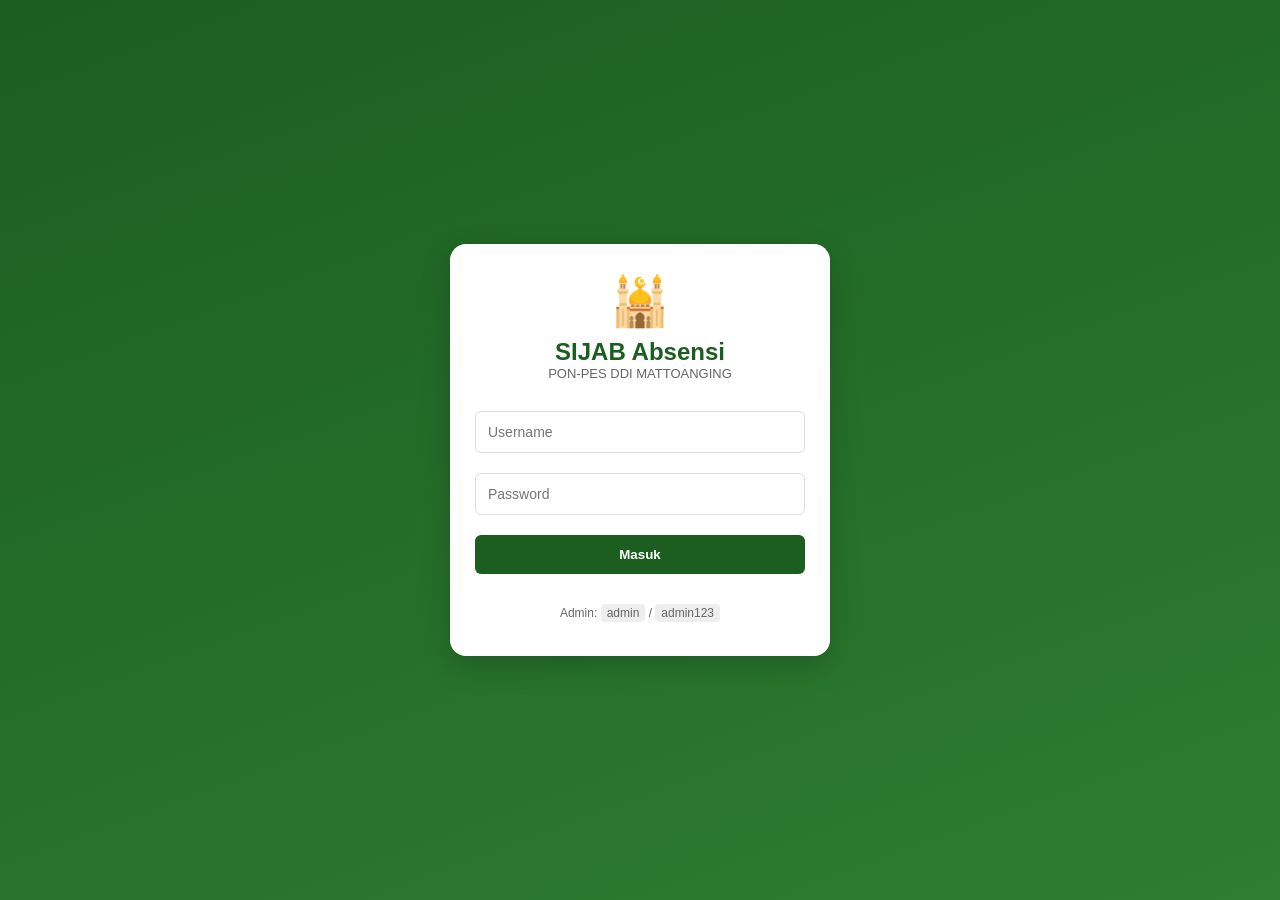
<file: absensi.html>
<!DOCTYPE html>
<html lang="id">
<head>
    <meta charset="UTF-8">
    <meta name="viewport" content="width=device-width, initial-scale=1.0, maximum-scale=1.0, user-scalable=no">
    <title>SIJAB - Absensi Guru</title>
    <link rel="stylesheet" href="absensi.css">
</head>
<body>

    <!-- HALAMAN LOGIN -->
    <div id="loginPage" class="page active">
        <div class="login-card">
            <div class="login-logo">🕌</div>
            <h2>SIJAB Absensi</h2>
            <p class="subtitle">PON-PES DDI MATTOANGING</p>
            <input type="text" id="loginUser" placeholder="Username" autocomplete="off">
            <input type="password" id="loginPass" placeholder="Password">
            <button onclick="handleLogin()">Masuk</button>
            <p id="loginError" class="error"></p>
            <p class="hint">Admin: <code>admin</code> / <code>admin123</code></p>
        </div>
    </div>

    <!-- HALAMAN ADMIN -->
    <div id="adminPage" class="page">
        <header class="admin-header">
            <h3>⚙️ Panel Admin</h3>
            <button onclick="logout()" class="btn-danger btn-sm">Keluar</button>
        </header>
        <div class="container">
            <div class="card">
                <h4>👤 Kelola Akun Guru</h4>
                <p class="hint">Nama guru otomatis diambil dari Data Master SIJAB.</p>
                <div class="form-row">
                    <select id="newNipSelect" style="flex:2;">
                        <option value="">-- Pilih Guru dari SIJAB --</option>
                    </select>
                    <input type="text" id="newUser" placeholder="Username" style="flex:1;">
                    <input type="text" id="newPass" placeholder="Password" style="flex:1;">
                </div>
                <button onclick="addUser()" class="btn-primary" style="margin-top:10px; width:100%;">+ Tambah Akun Guru</button>
                <table id="userTable">
                    <thead><tr><th>Username</th><th>Password</th><th>Nama Guru</th><th>Aksi</th></tr></thead>
                    <tbody></tbody>
                </table>
            </div>

            <div class="card">
                <h4>🔗 Konfigurasi Google Sheets</h4>
                <p class="hint">Tempel URL Apps Script Web App (berakhiran <code>/exec</code>).</p>
                <input type="text" id="sheetUrl" placeholder="https://script.google.com/macros/s/.../exec">
                <button onclick="saveConfig()" class="btn-primary" style="margin-top:10px; width:100%;">💾 Simpan URL</button>
                <p id="configStatus" class="success"></p>
            </div>

            <div class="card">
                <h4>📊 Rekap Absensi</h4>
                <div class="export-bar">
                    <button onclick="exportCSV1()" class="btn-success btn-sm">⬇️ Download CSV DATA 1</button>
                    <button onclick="exportCSV2()" class="btn-success btn-sm">⬇️ Download CSV DATA 2</button>
                    <span id="absensiCount" class="hint"></span>
                </div>
                <div class="table-wrap">
                    <table id="absensiTable">
                        <thead><tr>
                            <th>Tanggal</th><th>Nama</th><th>NIP</th><th>Kelas</th>
                            <th>Jam</th><th>Keterangan</th>
                        </tr></thead>
                        <tbody></tbody>
                    </table>
                </div>
            </div>
        </div>
    </div>

    <!-- HALAMAN GURU - BERANDA -->
    <div id="guruPage" class="page">
        <div class="guru-header">
            <p class="greeting">Assalamu'alaikum</p>
            <h3 id="guruNameDisplay">A FAISAL ISMAIL</h3>
        </div>

        <!-- TAB BERANDA -->
        <div id="tabBeranda" class="guru-tab active">
            <div class="container">
                <div class="welcome-card">
                    <div class="welcome-text">
                        <h3>Selamat Datang</h3>
                        <p>Silahkan lakukan absensi berdasarkan waktu kehadiran Anda</p>
                    </div>
                    <div class="welcome-illustration">
                        <svg width="100" height="90" viewBox="0 0 100 90">
                            <rect x="5" y="5" width="60" height="70" rx="4" fill="#fff" stroke="#fff" stroke-width="2"/>
                            <rect x="5" y="5" width="60" height="15" rx="4" fill="#fff"/>
                            <circle cx="15" cy="12" r="2" fill="#4caf50"/>
                            <circle cx="25" cy="12" r="2" fill="#4caf50"/>
                            <circle cx="35" cy="12" r="2" fill="#4caf50"/>
                            <circle cx="45" cy="12" r="2" fill="#4caf50"/>
                            <circle cx="55" cy="12" r="2" fill="#4caf50"/>
                            <rect x="10" y="25" width="10" height="8" fill="#4caf50" rx="1"/>
                            <rect x="25" y="25" width="10" height="8" fill="#e0e0e0" rx="1"/>
                            <rect x="40" y="25" width="10" height="8" fill="#4caf50" rx="1"/>
                            <rect x="10" y="38" width="10" height="8" fill="#e0e0e0" rx="1"/>
                            <rect x="25" y="38" width="10" height="8" fill="#4caf50" rx="1"/>
                            <rect x="40" y="38" width="10" height="8" fill="#e0e0e0" rx="1"/>
                            <rect x="10" y="51" width="10" height="8" fill="#4caf50" rx="1"/>
                            <rect x="25" y="51" width="10" height="8" fill="#4caf50" rx="1"/>
                            <rect x="40" y="51" width="10" height="8" fill="#e0e0e0" rx="1"/>
                            <circle cx="75" cy="55" r="18" fill="#ff9800" stroke="#e65100" stroke-width="2"/>
                            <circle cx="75" cy="55" r="13" fill="#fff"/>
                            <line x1="75" y1="55" x2="75" y2="47" stroke="#333" stroke-width="2" stroke-linecap="round"/>
                            <line x1="75" y1="55" x2="82" y2="55" stroke="#333" stroke-width="2" stroke-linecap="round"/>
                            <circle cx="75" cy="55" r="1.5" fill="#333"/>
                        </svg>
                    </div>
                </div>

                <div class="schedule-card">
                    <div class="schedule-header">
                        <h3 id="todayDate">17 November 2026</h3>
                        <p id="jadwalStatus" class="no-jadwal">Belum ada jadwal</p>
                    </div>
                    <div id="scheduleList" class="schedule-list"></div>
                    <button id="btnMulaiAbsen" class="btn-absen" disabled onclick="mulaiAbsen()">Mulai Absen</button>
                </div>

                <h3 class="section-title">Riwayat Kehadiran Hari ini</h3>
                <div id="riwayatHariIni"></div>
            </div>
        </div>

        <!-- TAB RIWAYAT -->
        <div id="tabRiwayat" class="guru-tab">
            <div class="container">
                <h3 class="section-title">Riwayat Absensi Saya</h3>
                <div id="riwayatSemua"></div>
            </div>
        </div>

        <!-- TAB PROFIL -->
        <div id="tabProfil" class="guru-tab">
            <div class="container">
                <div class="card">
                    <h4>👤 Profil</h4>
                    <div id="profilInfo"></div>
                    <button class="btn-outline btn-block" style="margin-top:15px;" onclick="logout()">Keluar</button>
                </div>
            </div>
        </div>

        <!-- BOTTOM NAVIGATION -->
        <nav class="bottom-nav">
            <button class="bnav active" onclick="showGuruTab('tabBeranda',this)">
                <svg width="24" height="24" viewBox="0 0 24 24" fill="currentColor"><path d="M10 20v-6h4v6h5v-8h3L12 3 2 12h3v8z"/></svg>
                <span>Beranda</span>
            </button>
            <button class="bnav" onclick="showGuruTab('tabRiwayat',this)">
                <svg width="24" height="24" viewBox="0 0 24 24" fill="currentColor"><path d="M13 3a9 9 0 0 0-9 9H1l3.89 3.89.07.14L9 12H6c0-3.87 3.13-7 7-7s7 3.13 7 7-3.13 7-7 7c-1.93 0-3.68-.79-4.94-2.06l-1.42 1.42A8.954 8.954 0 0 0 13 21a9 9 0 0 0 0-18zm-1 5v5l4.28 2.54.72-1.21-3.5-2.08V8H12z"/></svg>
                <span>Riwayat</span>
            </button>
            <button class="bnav" onclick="showGuruTab('tabProfil',this)">
                <svg width="24" height="24" viewBox="0 0 24 24" fill="currentColor"><path d="M12 12c2.21 0 4-1.79 4-4s-1.79-4-4-4-4 1.79-4 4 1.79 4 4 4zm0 2c-2.67 0-8 1.34-8 4v2h16v-2c0-2.66-5.33-4-8-4z"/></svg>
                <span>Profil</span>
            </button>
        </nav>
    </div>

    <!-- HALAMAN KAMERA ABSEN (BARU) -->
    <div id="kameraPage" class="page">
        <header class="kamera-header">
            <button onclick="kembaliKeBeranda()" class="btn-back">← Kembali</button>
            <h3 id="kameraTitle">Mulai Absen</h3>
        </header>
        
        <div class="kamera-container">
            <!-- AREA KAMERA / PREVIEW FOTO -->
            <div class="kamera-box" id="kameraBox" onclick="triggerKamera()">
                <img id="fotoPreview" class="foto-preview" style="display:none;">
                <div id="kameraPlaceholder" class="kamera-placeholder">
                    <svg width="48" height="48" viewBox="0 0 24 24" fill="#999">
                        <path d="M12 15.2a3.2 3.2 0 1 0 0-6.4 3.2 3.2 0 0 0 0 6.4z"/>
                        <path d="M9 2L7.17 4H4c-1.1 0-2 .9-2 2v12c0 1.1.9 2 2 2h16c1.1 0 2-.9 2-2V6c0-1.1-.9-2-2-2h-3.17L15 2H9zm3 15c-2.76 0-5-2.24-5-5s2.24-5 5-5 5 2.24 5 5-2.24 5-5 5z"/>
                    </svg>
                    <p>Ambil Gambar</p>
                </div>
            </div>

            <!-- INPUT FILE KAMERA (HIDDEN) -->
            <input type="file" id="fotoInput" accept="image/*" capture="user" onchange="handleFotoTaken(event)" style="display:none;">

            <!-- KETERANGAN -->
            <div class="form-group-ket">
                <label class="label-required">* Keterangan</label>
                <textarea id="ketInput" rows="3" placeholder="Tulis keterangan absensi..."></textarea>
            </div>

            <!-- LOKASI -->
            <div class="lokasi-box" id="lokasiBox" style="display:none;">
                <p class="lokasi-text" id="lokasiText">📍 Mengambil lokasi...</p>
            </div>

            <!-- SYARAT & KETENTUAN -->
            <div class="syarat-box" id="syaratBox" style="display:none;">
                <div class="syarat-header">
                    <div class="syarat-icon">✓</div>
                    <h4>Syarat & Ketentuan Absensi</h4>
                </div>
                <ul class="syarat-list">
                    <li>Lakukan absensi di dalam kelas</li>
                    <li>Menghadap kamera</li>
                    <li>Wajah nampak jelas</li>
                </ul>
            </div>

            <!-- TOMBOL KIRIM -->
            <button id="btnKirim" class="btn-kirim" disabled onclick="kirimAbsensi()">Kirim</button>
        </div>
    </div>

    <script src="absensi.js"></script>
</body>
</html>
</file>
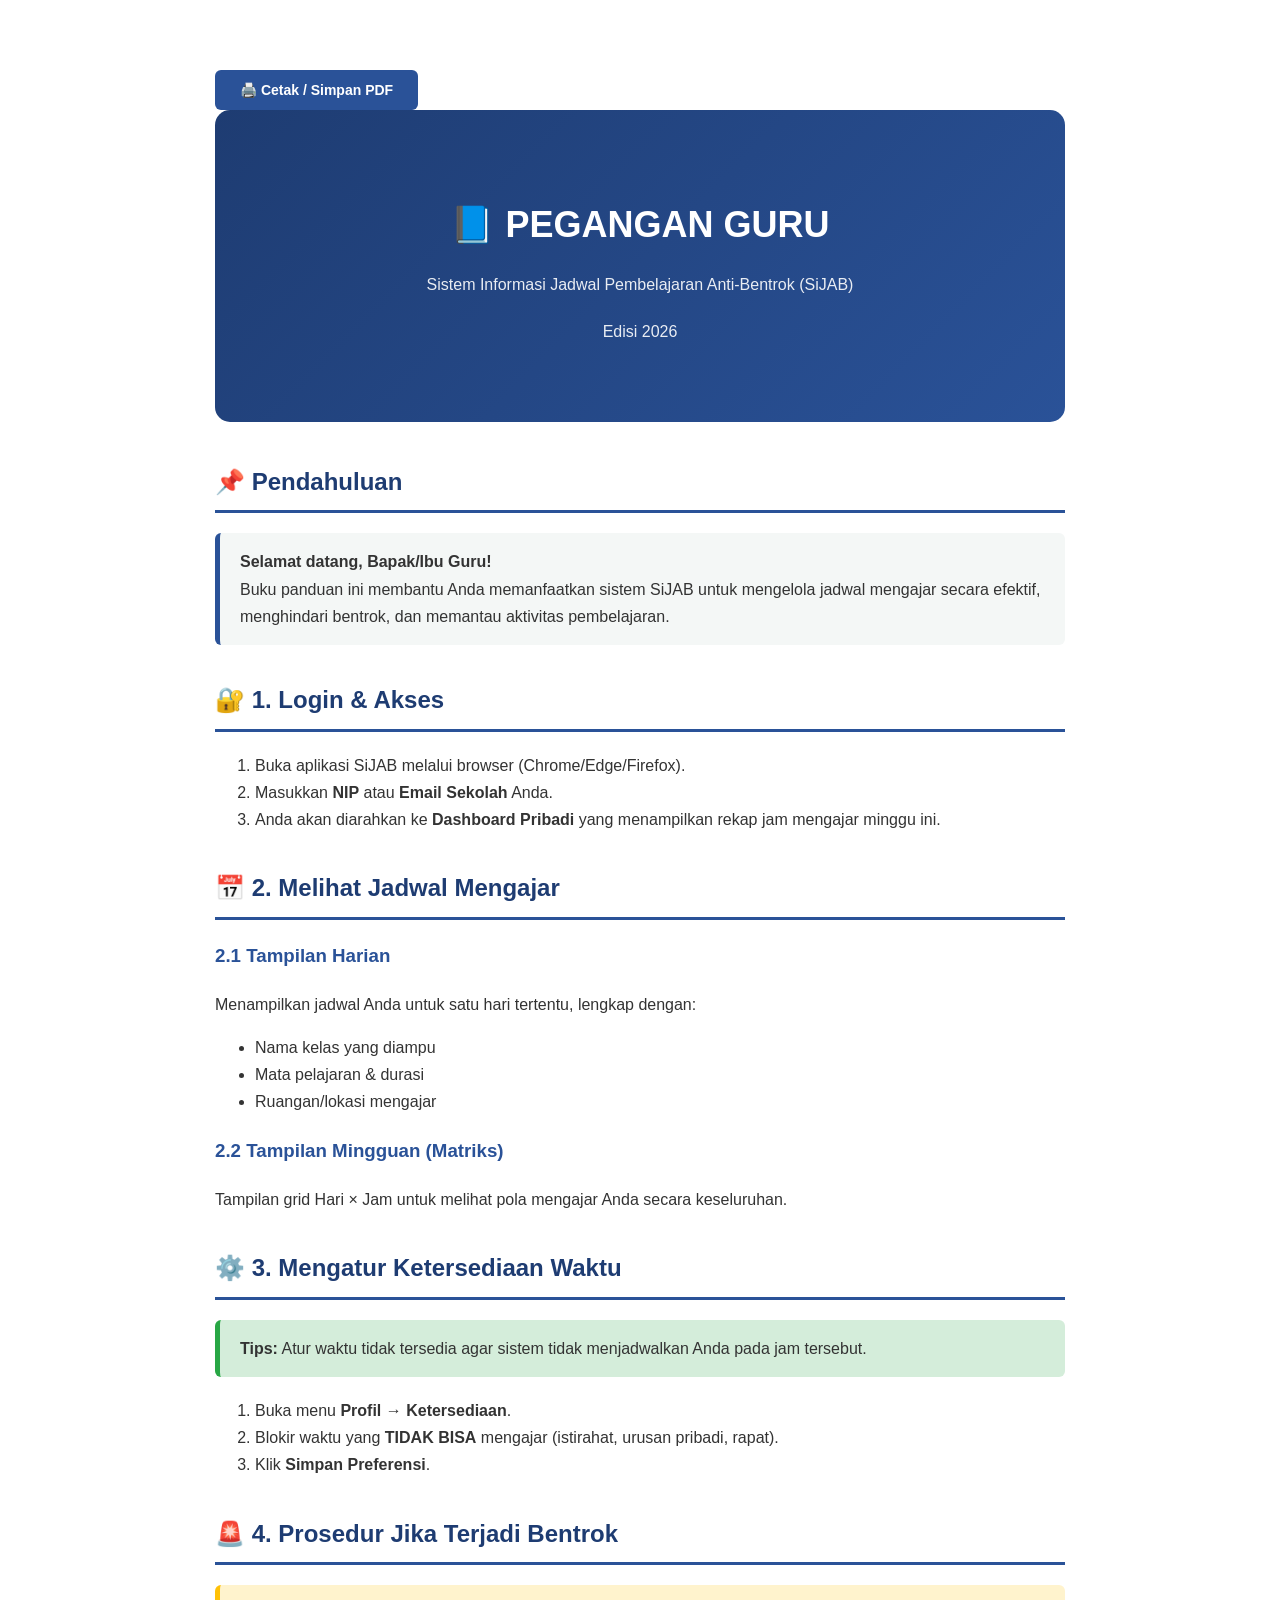
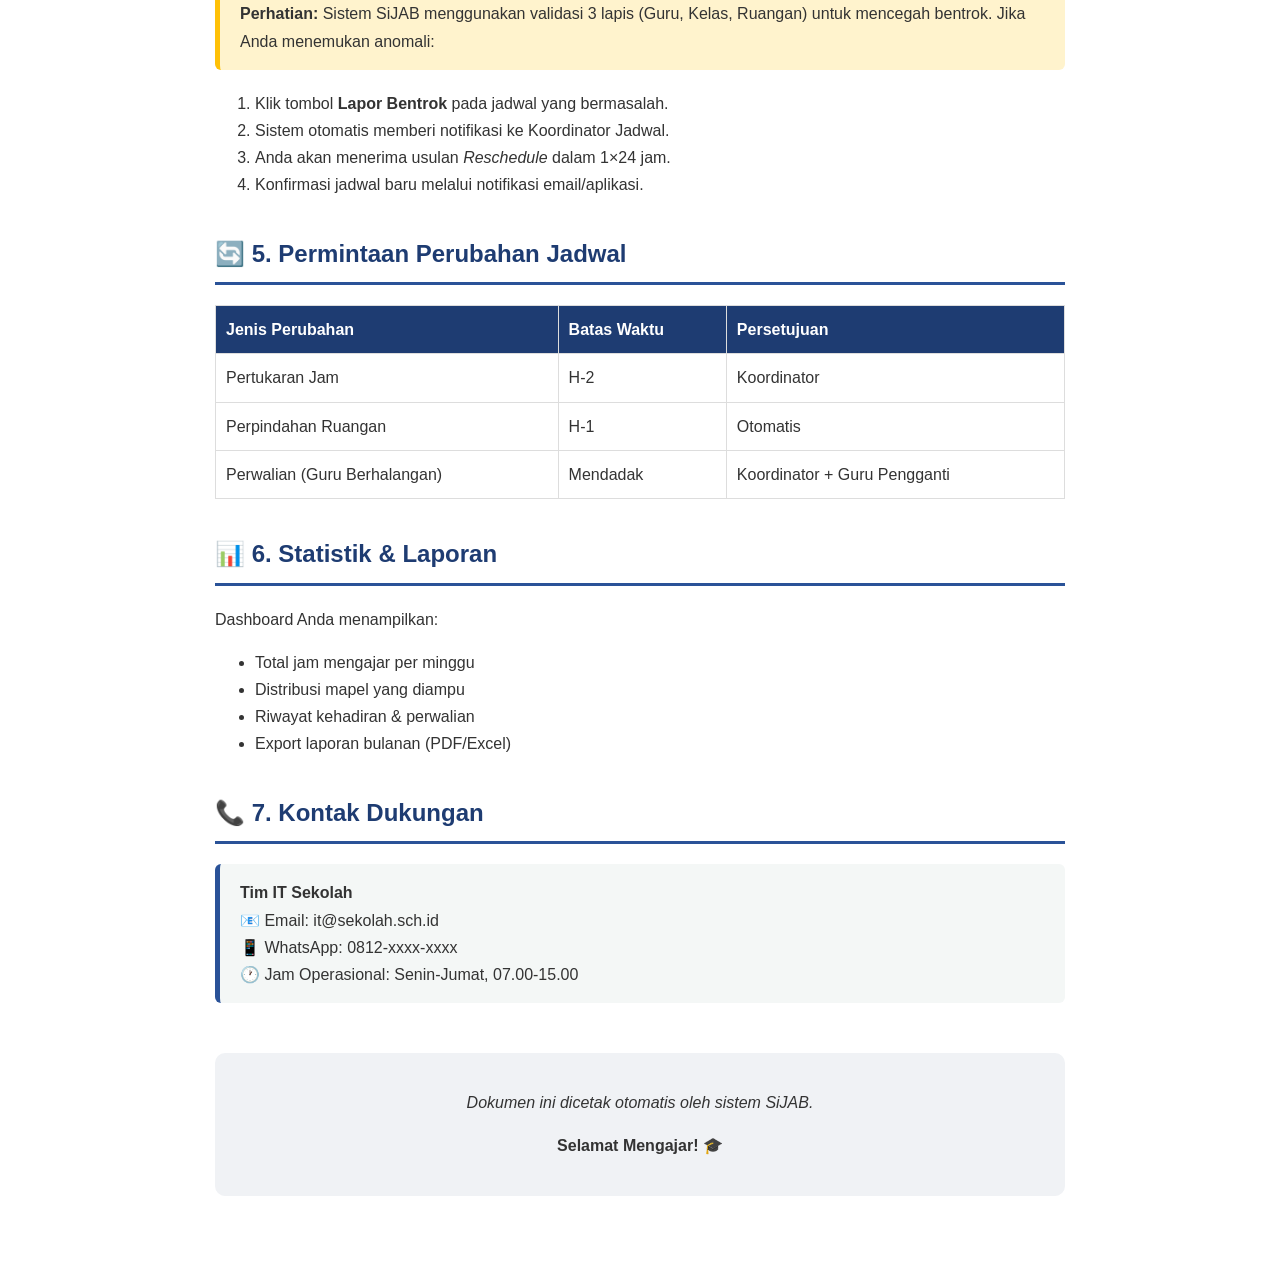
<file: panduan-guru.html>
<!DOCTYPE html>
<html lang="id">
<head>
<meta charset="UTF-8">
<title>Pegangan Guru - SiJAB</title>
<style>
body { font-family: 'Segoe UI', sans-serif; line-height: 1.7; color: #333; max-width: 850px; margin: 40px auto; padding: 30px; }
.cover { text-align: center; padding: 60px 20px; background: linear-gradient(135deg, #1e3c72, #2a5298); color: white; border-radius: 15px; margin-bottom: 40px; }
.cover h1 { font-size: 36px; margin-bottom: 10px; }
.cover p { font-size: 16px; opacity: 0.9; }
h2 { color: #1e3c72; border-bottom: 3px solid #2a5298; padding-bottom: 8px; margin-top: 35px; }
h3 { color: #2a5298; margin-top: 20px; }
.box { background: #f4f7f6; border-left: 5px solid #2a5298; padding: 15px 20px; margin: 20px 0; border-radius: 6px; }
.warning { background: #fff3cd; border-left: 5px solid #ffc107; }
.success { background: #d4edda; border-left: 5px solid #28a745; }
table { width: 100%; border-collapse: collapse; margin: 15px 0; }
th, td { border: 1px solid #ddd; padding: 10px; text-align: left; }
th { background: #1e3c72; color: white; }
.btn-print { padding: 12px 25px; background: #2a5298; color: white; border: none; cursor: pointer; border-radius: 6px; font-size: 14px; font-weight: 600; }
@media print {
    .no-print { display: none; }
    body { margin: 0; padding: 20px; font-size: 11pt; }
    .cover { page-break-after: always; }
    h2 { page-break-after: avoid; }
}
</style>
</head>
<body>
<button class="no-print btn-print" onclick="window.print()">🖨️ Cetak / Simpan PDF</button>

<div class="cover">
    <h1>📘 PEGANGAN GURU</h1>
    <p>Sistem Informasi Jadwal Pembelajaran Anti-Bentrok (SiJAB)</p>
    <p style="margin-top:20px;">Edisi 2026</p>
</div>

<h2>📌 Pendahuluan</h2>
<div class="box">
    <strong>Selamat datang, Bapak/Ibu Guru!</strong><br>
    Buku panduan ini membantu Anda memanfaatkan sistem SiJAB untuk mengelola jadwal mengajar secara efektif, menghindari bentrok, dan memantau aktivitas pembelajaran.
</div>

<h2>🔐 1. Login & Akses</h2>
<ol>
    <li>Buka aplikasi SiJAB melalui browser (Chrome/Edge/Firefox).</li>
    <li>Masukkan <strong>NIP</strong> atau <strong>Email Sekolah</strong> Anda.</li>
    <li>Anda akan diarahkan ke <strong>Dashboard Pribadi</strong> yang menampilkan rekap jam mengajar minggu ini.</li>
</ol>

<h2>📅 2. Melihat Jadwal Mengajar</h2>
<h3>2.1 Tampilan Harian</h3>
<p>Menampilkan jadwal Anda untuk satu hari tertentu, lengkap dengan:</p>
<ul>
    <li>Nama kelas yang diampu</li>
    <li>Mata pelajaran & durasi</li>
    <li>Ruangan/lokasi mengajar</li>
</ul>

<h3>2.2 Tampilan Mingguan (Matriks)</h3>
<p>Tampilan grid Hari × Jam untuk melihat pola mengajar Anda secara keseluruhan.</p>

<h2>⚙️ 3. Mengatur Ketersediaan Waktu</h2>
<div class="box success">
    <strong>Tips:</strong> Atur waktu tidak tersedia agar sistem tidak menjadwalkan Anda pada jam tersebut.
</div>
<ol>
    <li>Buka menu <strong>Profil → Ketersediaan</strong>.</li>
    <li>Blokir waktu yang <strong>TIDAK BISA</strong> mengajar (istirahat, urusan pribadi, rapat).</li>
    <li>Klik <strong>Simpan Preferensi</strong>.</li>
</ol>

<h2>🚨 4. Prosedur Jika Terjadi Bentrok</h2>
<div class="box warning">
    <strong>Perhatian:</strong> Sistem SiJAB menggunakan validasi 3 lapis (Guru, Kelas, Ruangan) untuk mencegah bentrok. Jika Anda menemukan anomali:
</div>
<ol>
    <li>Klik tombol <strong>Lapor Bentrok</strong> pada jadwal yang bermasalah.</li>
    <li>Sistem otomatis memberi notifikasi ke Koordinator Jadwal.</li>
    <li>Anda akan menerima usulan <em>Reschedule</em> dalam 1×24 jam.</li>
    <li>Konfirmasi jadwal baru melalui notifikasi email/aplikasi.</li>
</ol>

<h2>🔄 5. Permintaan Perubahan Jadwal</h2>
<table>
    <tr><th>Jenis Perubahan</th><th>Batas Waktu</th><th>Persetujuan</th></tr>
    <tr><td>Pertukaran Jam</td><td>H-2</td><td>Koordinator</td></tr>
    <tr><td>Perpindahan Ruangan</td><td>H-1</td><td>Otomatis</td></tr>
    <tr><td>Perwalian (Guru Berhalangan)</td><td>Mendadak</td><td>Koordinator + Guru Pengganti</td></tr>
</table>

<h2>📊 6. Statistik & Laporan</h2>
<p>Dashboard Anda menampilkan:</p>
<ul>
    <li>Total jam mengajar per minggu</li>
    <li>Distribusi mapel yang diampu</li>
    <li>Riwayat kehadiran & perwalian</li>
    <li>Export laporan bulanan (PDF/Excel)</li>
</ul>

<h2>📞 7. Kontak Dukungan</h2>
<div class="box">
    <strong>Tim IT Sekolah</strong><br>
    📧 Email: it@sekolah.sch.id<br>
    📱 WhatsApp: 0812-xxxx-xxxx<br>
    🕐 Jam Operasional: Senin-Jumat, 07.00-15.00
</div>

<div style="text-align:center; margin-top:50px; padding:20px; background:#f0f2f5; border-radius:10px;">
    <p><em>Dokumen ini dicetak otomatis oleh sistem SiJAB.</em></p>
    <p><strong>Selamat Mengajar!</strong> 🎓</p>
</div>
</body>
</html>
</file>
<file: absensi.css>
* { box-sizing: border-box; margin: 0; padding: 0; font-family: 'Segoe UI', Tahoma, sans-serif; }
body { background: #f5f7f5; color: #333; min-height: 100vh; }
.page { display: none; }
.page.active { display: block; }
#loginPage.active { display: flex; align-items: center; justify-content: center; min-height: 100vh; background: linear-gradient(160deg, #1b5e20, #2e7d32); }
code { background: #eee; padding: 2px 6px; border-radius: 4px; font-size: 12px; }
.muted { color: #888; }
.small { font-size: 12px; }

/* ===== LOGIN ===== */
.login-card { background: white; width: 92%; max-width: 380px; border-radius: 16px; padding: 30px 25px; box-shadow: 0 10px 30px rgba(0,0,0,.2); text-align: center; }
.login-logo { font-size: 48px; margin-bottom: 8px; }
.login-card h2 { color: #1b5e20; }
.login-card .subtitle { color: #666; font-size: 13px; margin-bottom: 20px; }
.login-card input { width: 100%; padding: 12px; margin: 10px 0; border: 1px solid #ddd; border-radius: 6px; font-size: 14px; }
.login-card button { width: 100%; padding: 12px; background: #1b5e20; color: white; border: none; border-radius: 6px; font-weight: bold; cursor: pointer; margin-top: 10px; }
.btn { padding: 10px 18px; border: none; border-radius: 6px; cursor: pointer; font-weight: 600; font-size: 14px; }
.btn-primary { background: #1b5e20; color: white; }
.btn-success { background: #28a745; color: white; }
.btn-danger { background: #dc3545; color: white; }
.btn-outline { background: white; border: 1px solid #1b5e20; color: #1b5e20; }
.btn-sm { padding: 6px 12px; font-size: 12px; }
.btn-block { width: 100%; }

/* ===== ADMIN ===== */
.admin-header { background: #1b5e20; color: white; padding: 14px 20px; display: flex; justify-content: space-between; align-items: center; }
.container { max-width: 800px; margin: 0 auto; padding: 15px; }
.card { background: white; border-radius: 12px; padding: 20px; box-shadow: 0 2px 6px rgba(0,0,0,.05); margin-bottom: 15px; }
.card h4 { color: #1b5e20; margin-bottom: 12px; }
.form-row { display: flex; gap: 10px; margin-bottom: 10px; flex-wrap: wrap; }
.form-row input, .form-row select { flex: 1; min-width: 120px; padding: 10px; border: 1px solid #ddd; border-radius: 6px; font-size: 14px; }
table { width: 100%; border-collapse: collapse; margin-top: 10px; font-size: 13px; }
th { background: #1b5e20; color: white; padding: 10px; text-align: left; }
td { padding: 9px 10px; border-bottom: 1px solid #eee; }
.table-wrap { overflow-x: auto; }
.export-bar { display: flex; gap: 8px; align-items: center; flex-wrap: wrap; margin-bottom: 10px; }

/* ===== GURU HEADER ===== */
.guru-header {
    background: #f0f7f0;
    padding: 20px 20px 15px;
}
.guru-header .greeting {
    color: #666;
    font-size: 14px;
    margin-bottom: 4px;
}
.guru-header h3 {
    color: #111;
    font-size: 18px;
    font-weight: 700;
    text-transform: uppercase;
}

/* ===== TAB GURU ===== */
.guru-tab { display: none; padding-bottom: 80px; }
.guru-tab.active { display: block; }

/* ===== WELCOME CARD ===== */
.welcome-card {
    background: #0d4a2e;
    color: white;
    margin: 15px;
    border-radius: 16px;
    padding: 20px;
    display: flex;
    justify-content: space-between;
    align-items: center;
    gap: 15px;
    box-shadow: 0 4px 12px rgba(13, 74, 46, 0.3);
}
.welcome-card h3 {
    font-size: 20px;
    margin-bottom: 8px;
    font-weight: 700;
}
.welcome-card p {
    font-size: 13px;
    opacity: 0.9;
    line-height: 1.4;
}
.welcome-illustration {
    flex-shrink: 0;
}

/* ===== SCHEDULE CARD ===== */
.schedule-card {
    background: white;
    margin: 0 15px 15px;
    border-radius: 12px;
    padding: 18px;
    box-shadow: 0 2px 8px rgba(0,0,0,.05);
}
.schedule-header {
    margin-bottom: 12px;
}
.schedule-header h3 {
    font-size: 18px;
    font-weight: 700;
    color: #111;
    margin-bottom: 6px;
}
.no-jadwal {
    color: #c62828;
    font-size: 14px;
    font-weight: 500;
}
.has-jadwal {
    color: #1b5e20;
    font-size: 14px;
    font-weight: 600;
}
.schedule-list {
    margin-bottom: 12px;
}
.schedule-item {
    background: #f0f7f0;
    padding: 10px 12px;
    border-radius: 8px;
    margin-bottom: 6px;
    font-size: 13px;
    display: flex;
    justify-content: space-between;
    border-left: 3px solid #1b5e20;
}
.btn-absen {
    width: 100%;
    padding: 14px;
    border: none;
    border-radius: 8px;
    font-size: 15px;
    font-weight: 600;
    cursor: pointer;
    background: #e0e0e0;
    color: #9e9e9e;
}
.btn-absen.enabled {
    background: #1b5e20;
    color: white;
}
.btn-absen:disabled {
    cursor: not-allowed;
}

/* ===== SECTION TITLE ===== */
.section-title {
    margin: 20px 15px 10px;
    font-size: 16px;
    font-weight: 700;
    color: #111;
}

/* ===== EMPTY STATE ===== */
.empty-state {
    text-align: center;
    color: #9e9e9e;
    padding: 30px 0;
}
.empty-state svg {
    margin-bottom: 10px;
}
.empty-state p {
    font-size: 14px;
}

/* ===== RIWAYAT CARD ===== */
.riw-card {
    background: white;
    margin: 0 15px 10px;
    border-radius: 12px;
    padding: 14px;
    box-shadow: 0 1px 4px rgba(0,0,0,.05);
}
.riw-card .top {
    display: flex;
    justify-content: space-between;
    font-weight: 600;
    margin-bottom: 6px;
}
.riw-card .row {
    font-size: 13px;
    color: #555;
    margin: 3px 0;
}

/* ===== BOTTOM NAV ===== */
.bottom-nav {
    position: fixed;
    bottom: 0;
    left: 0;
    right: 0;
    max-width: 520px;
    margin: 0 auto;
    background: white;
    display: flex;
    border-top: 1px solid #e0e0e0;
    z-index: 50;
    padding: 8px 0;
}
.bnav {
    flex: 1;
    border: none;
    background: none;
    padding: 8px 0;
    color: #9e9e9e;
    cursor: pointer;
    display: flex;
    flex-direction: column;
    align-items: center;
    gap: 4px;
    font-size: 11px;
    font-weight: 500;
}
.bnav svg {
    width: 24px;
    height: 24px;
}
.bnav.active {
    color: #1b5e20;
    font-weight: 700;
}

/* ===== MODAL ===== */
.modal {
    position: fixed;
    inset: 0;
    background: rgba(0,0,0,.5);
    display: flex;
    align-items: center;
    justify-content: center;
    z-index: 100;
    padding: 16px;
}
.modal-box {
    background: white;
    border-radius: 14px;
    padding: 22px;
    width: 100%;
    max-width: 420px;
    max-height: 90vh;
    overflow-y: auto;
}
.modal-box h3 { color: #1b5e20; margin-bottom: 6px; }
.form-group { margin: 12px 0; }
.form-group label { display: block; font-size: 13px; font-weight: 600; margin-bottom: 5px; color: #555; }
.form-group input, .form-group select, .form-group textarea {
    width: 100%; padding: 10px; border: 1px solid #ddd; border-radius: 6px; font-size: 14px;
}
.foto-preview {
    width: 100%; max-height: 220px; object-fit: cover; border-radius: 10px; margin-top: 10px; border: 1px solid #ddd;
}
.modal-actions { display: flex; gap: 10px; justify-content: flex-end; margin-top: 14px; }
.error { color: #c62828; font-size: 13px; margin-top: 8px; min-height: 18px; }
.success { color: #28a745; font-size: 13px; margin-top: 8px; }
.hint { font-size: 12px; color: #666; margin: 6px 0; }

/* ===== HALAMAN KAMERA ABSEN (BARU) ===== */
.kamera-header {
    background: #0d4a2e;
    color: white;
    padding: 15px 20px;
    display: flex;
    align-items: center;
    gap: 15px;
    position: sticky;
    top: 0;
    z-index: 10;
}
.kamera-header h3 {
    font-size: 18px;
    font-weight: 600;
}
.btn-back {
    background: none;
    border: none;
    color: white;
    font-size: 16px;
    cursor: pointer;
    padding: 5px 10px;
}

.kamera-container {
    padding: 20px 15px;
    max-width: 600px;
    margin: 0 auto;
}

/* BOX KAMERA */
.kamera-box {
    background: white;
    border: 2px dashed #ddd;
    border-radius: 12px;
    padding: 40px 20px;
    text-align: center;
    cursor: pointer;
    margin-bottom: 20px;
    min-height: 250px;
    display: flex;
    flex-direction: column;
    align-items: center;
    justify-content: center;
    transition: all 0.3s;
}
.kamera-box:active {
    background: #f5f5f5;
}
.kamera-placeholder {
    color: #999;
}
.kamera-placeholder svg {
    margin-bottom: 10px;
}
.kamera-placeholder p {
    font-size: 16px;
    font-weight: 500;
}

/* FOTO PREVIEW */
.foto-preview-kamera {
    width: 100%;
    max-height: 400px;
    object-fit: cover;
    border-radius: 8px;
    display: block;
}

/* FORM KETERANGAN */
.form-group-ket {
    margin-bottom: 20px;
}
.form-group-ket label {
    display: block;
    font-size: 14px;
    font-weight: 600;
    margin-bottom: 8px;
    color: #333;
}
.form-group-ket label .label-required {
    color: #c62828;
}
.form-group-ket textarea {
    width: 100%;
    padding: 12px;
    border: 1px solid #ddd;
    border-radius: 8px;
    font-size: 14px;
    resize: vertical;
    min-height: 80px;
}

/* LOKASI BOX */
.lokasi-box {
    position: relative;
    margin-bottom: 20px;
    background: white;
    padding: 12px 15px;
    border-radius: 8px;
    box-shadow: 0 1px 4px rgba(0,0,0,.05);
}
.lokasi-text {
    color: #555;
    font-size: 13px;
}

/* SYARAT BOX */
.syarat-box {
    background: #f0f7f0;
    border: 1px solid #c8e6c9;
    border-radius: 12px;
    padding: 15px;
    margin-bottom: 20px;
}
.syarat-header {
    display: flex;
    align-items: center;
    gap: 10px;
    margin-bottom: 12px;
}
.syarat-icon {
    width: 32px;
    height: 32px;
    background: #4caf50;
    color: white;
    border-radius: 50%;
    display: flex;
    align-items: center;
    justify-content: center;
    font-weight: bold;
    font-size: 18px;
    flex-shrink: 0;
}
.syarat-header h4 {
    color: #1b5e20;
    font-size: 15px;
    font-weight: 600;
}
.syarat-list {
    list-style: disc;
    padding-left: 20px;
    margin: 0;
}
.syarat-list li {
    font-size: 13px;
    color: #555;
    margin-bottom: 6px;
    line-height: 1.4;
}

/* TOMBOL KIRIM */
.btn-kirim {
    width: 100%;
    padding: 14px;
    background: #e0e0e0;
    color: #9e9e9e;
    border: none;
    border-radius: 8px;
    font-size: 16px;
    font-weight: 600;
    cursor: not-allowed;
    transition: all 0.3s;
}
.btn-kirim.enabled {
    background: #1b5e20;
    color: white;
    cursor: pointer;
}
.btn-kirim.enabled:active {
    background: #0d4a2e;
}

/* ===== RESPONSIVE ===== */
@media (max-width: 600px) {
    .form-row { flex-direction: column; }
    .form-row input, .form-row select { min-width: 100%; }
    .welcome-card { flex-direction: column; text-align: center; }
    .welcome-illustration { margin-top: 10px; }
}
</file>
